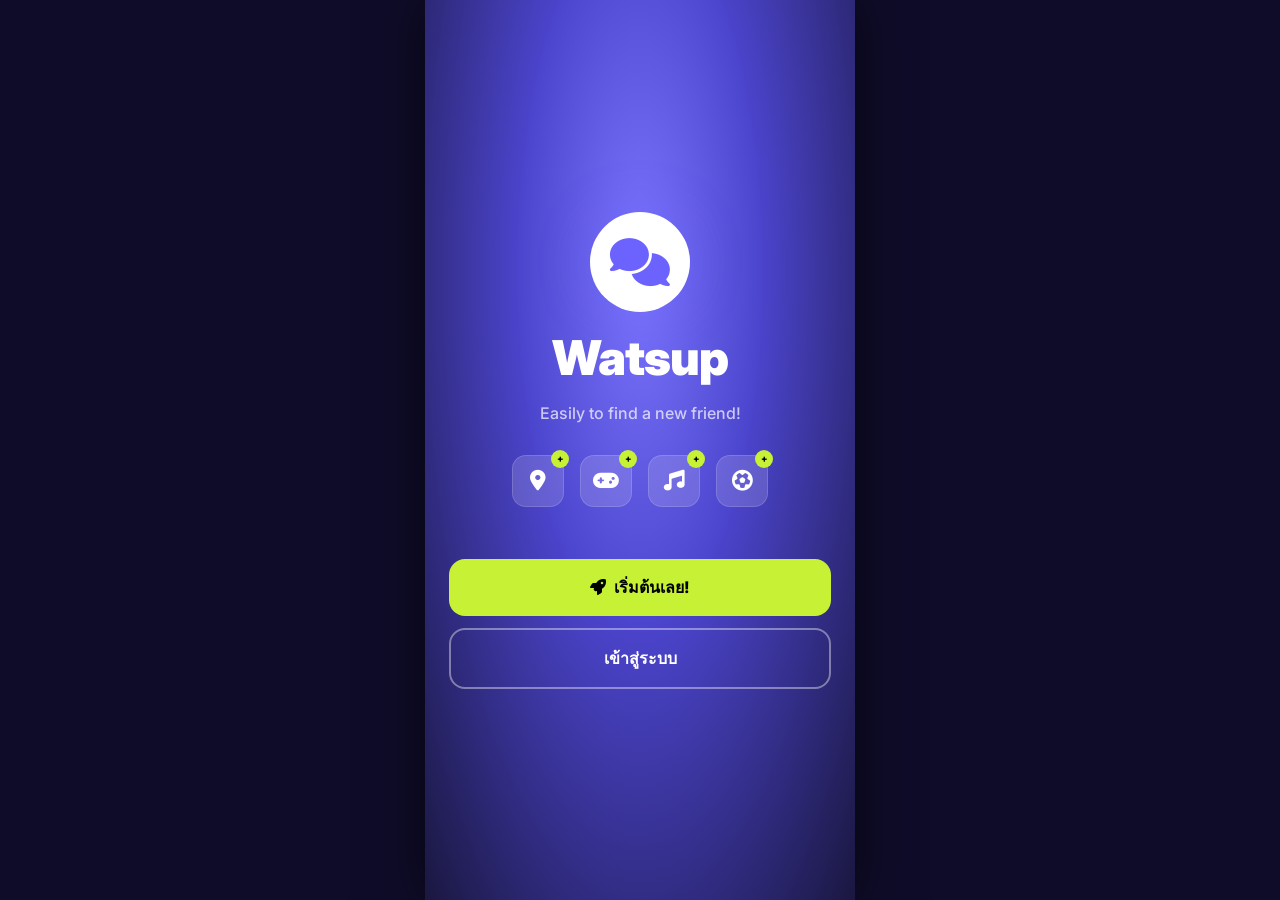
<file: index.html>
<!DOCTYPE html>
<html lang="th">
<head>
  <meta charset="UTF-8" />
  <meta name="viewport" content="width=device-width, initial-scale=1.0, maximum-scale=1.0, user-scalable=no" />
  <title>Watsup – Easily to find a new friend!</title>
  <link rel="preconnect" href="https://fonts.googleapis.com" />
  <link rel="preconnect" href="https://fonts.gstatic.com" crossorigin />
  <link href="https://fonts.googleapis.com/css2?family=Inter:wght@400;500;600;700;800;900&display=swap" rel="stylesheet" />
  <link rel="stylesheet" href="https://cdnjs.cloudflare.com/ajax/libs/font-awesome/6.5.0/css/all.min.css" />
  <link rel="stylesheet" href="css/style.css" />
</head>
<body>
<div id="app">
  <div class="splash-container">
    <div style="display:flex;flex-direction:column;align-items:center;gap:16px;text-align:center;">
      <div class="splash-logo-large">
        <i class="fa-solid fa-comments"></i>
      </div>
      <div class="splash-title">Watsup</div>
      <div class="splash-tagline">Easily to find a new friend!</div>
    </div>

    <div class="splash-icons-row">
      <div class="splash-icon-badge">
        <i class="fa-solid fa-location-dot"></i>
        <div class="plus-dot">+</div>
      </div>
      <div class="splash-icon-badge">
        <i class="fa-solid fa-gamepad"></i>
        <div class="plus-dot">+</div>
      </div>
      <div class="splash-icon-badge">
        <i class="fa-solid fa-music"></i>
        <div class="plus-dot">+</div>
      </div>
      <div class="splash-icon-badge">
        <i class="fa-solid fa-futbol"></i>
        <div class="plus-dot">+</div>
      </div>
    </div>

    <div style="width:100%;display:flex;flex-direction:column;gap:12px;margin-top:20px;">
      <a href="login.html" class="btn-primary">
        <i class="fa-solid fa-rocket"></i> เริ่มต้นเลย!
      </a>
      <a href="login.html" class="btn-ghost">
        เข้าสู่ระบบ
      </a>
    </div>
  </div>
</div>
</body>
</html>
</file>
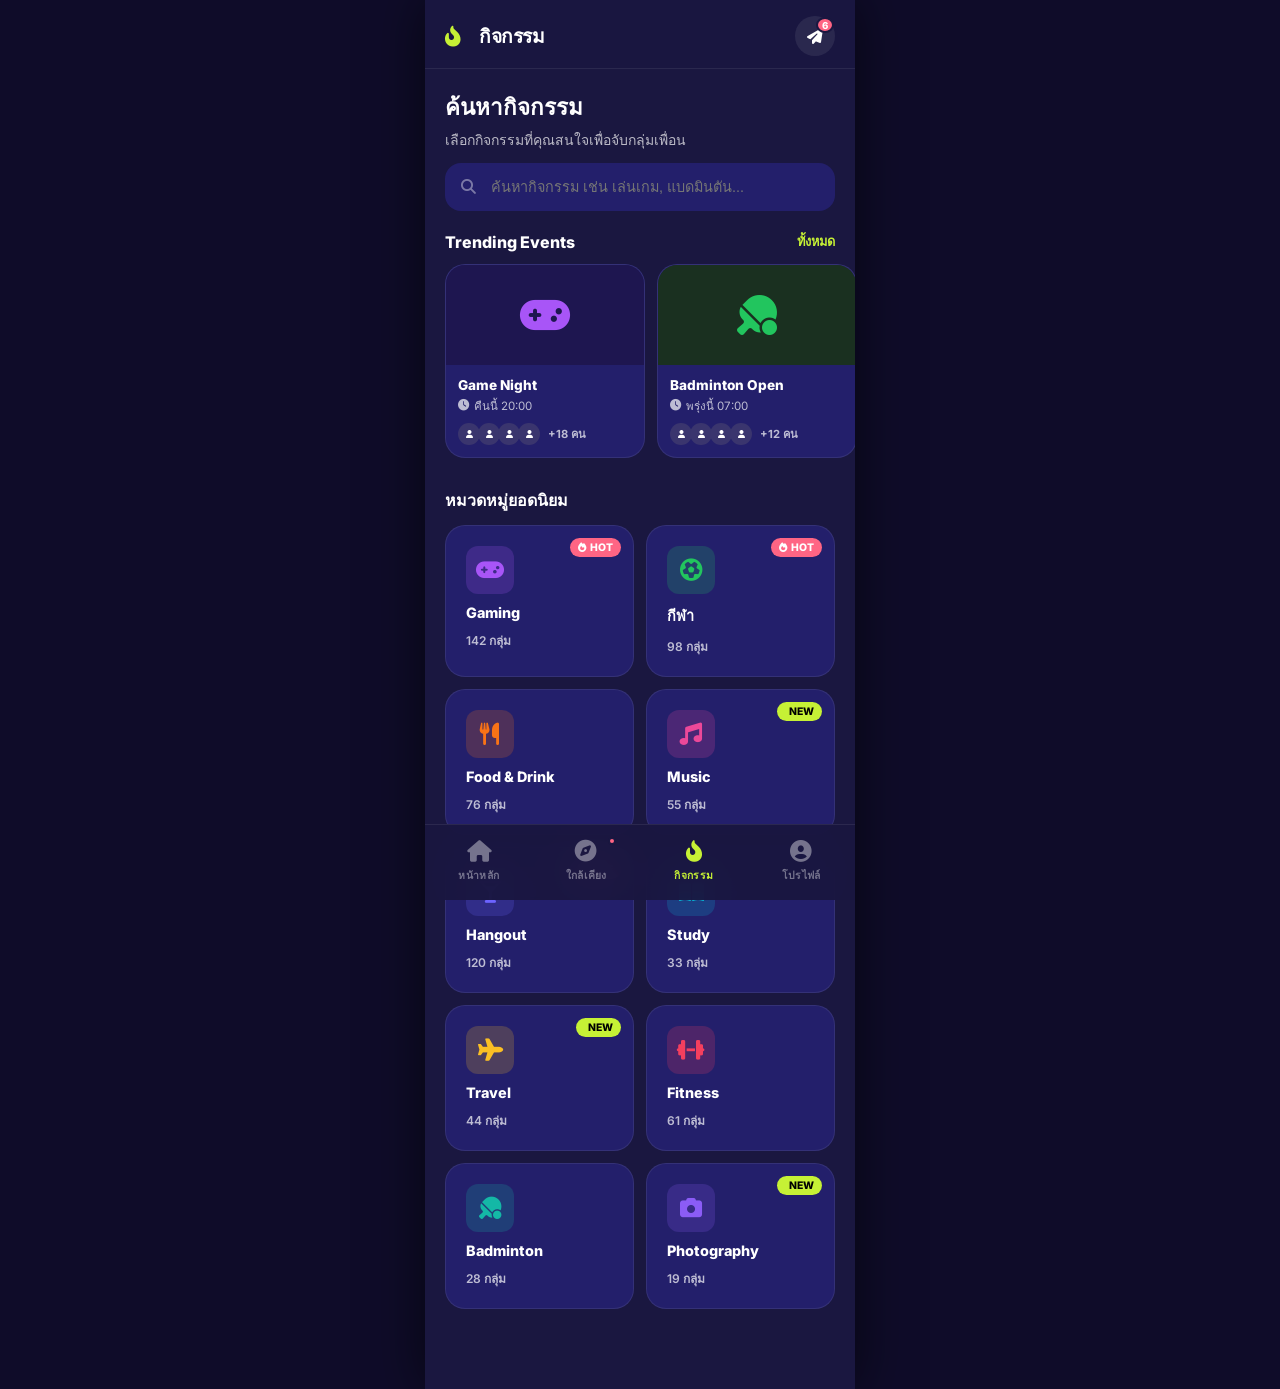
<file: activities.html>
<!DOCTYPE html>
<html lang="th">
<head>
  <meta charset="UTF-8" />
  <meta name="viewport" content="width=device-width, initial-scale=1.0, maximum-scale=1.0, user-scalable=no" />
  <title>หมวดหมู่กิจกรรม – Watsup</title>
  <link rel="preconnect" href="https://fonts.googleapis.com" />
  <link rel="preconnect" href="https://fonts.gstatic.com" crossorigin />
  <link href="https://fonts.googleapis.com/css2?family=Inter:wght@400;500;600;700;800;900&display=swap" rel="stylesheet" />
  <link rel="stylesheet" href="https://cdnjs.cloudflare.com/ajax/libs/font-awesome/6.5.0/css/all.min.css" />
  <link rel="stylesheet" href="css/style.css" />
</head>
<body>
<div id="app" style="padding-bottom:80px;">

  <!-- Top Bar -->
  <header class="top-bar">
    <div class="top-bar-logo">
      <i class="fa-solid fa-fire-flame-curved" style="font-size:1.3rem;color:var(--lime);"></i>
      <span style="font-size:1.2rem;font-weight:900;margin-left:8px;">กิจกรรม</span>
    </div>
    <div class="top-bar-actions">
      <a href="chat.html" class="icon-btn">
        <i class="fa-solid fa-paper-plane"></i>
        <div class="badge">6</div>
      </a>
    </div>
  </header>

  <div class="radar-header">
    <h2>ค้นหากิจกรรม</h2>
    <p>เลือกกิจกรรมที่คุณสนใจเพื่อจับกลุ่มเพื่อน</p>
  </div>

  <div class="search-bar">
    <i class="fa-solid fa-magnifying-glass"></i>
    <input type="text" placeholder="ค้นหากิจกรรม เช่น เล่นเกม, แบดมินตัน..." oninput="filterActivities(this.value)" />
  </div>

  <!-- Trending Events -->
  <div class="section-title">
    <h3>Trending Events</h3>
    <a href="#" style="color:var(--lime);font-size:0.8rem;font-weight:700;" onclick="showToast('แสดงกิจกรรมทั้งหมด')">ทั้งหมด</a>
  </div>

  <div class="events-row" id="events-row"></div>

  <!-- Category Grid -->
  <div class="section-title" style="margin-top:10px;">
    <h3>หมวดหมู่ยอดนิยม</h3>
  </div>

  <div class="cat-grid" id="cat-grid"></div>

  <!-- Bottom Navigation -->
  <nav class="bottom-nav">
    <a href="feed.html" class="nav-item">
      <i class="fa-solid fa-house"></i>
      <span>หน้าหลัก</span>
    </a>
    <a href="radar.html" class="nav-item">
      <i class="fa-solid fa-compass"></i>
      <span>ใกล้เคียง</span>
      <div class="nav-dot"></div>
    </a>
    <a href="activities.html" class="nav-item active">
      <i class="fa-solid fa-fire-flame-curved"></i>
      <span>กิจกรรม</span>
    </a>
    <a href="profile.html" class="nav-item">
      <i class="fa-solid fa-circle-user"></i>
      <span>โปรไฟล์</span>
    </a>
  </nav>

</div>

<script src="js/data.js"></script>
<script>
let selectedCats = [];

function renderActivities() {
  const evRow = document.getElementById('events-row');
  evRow.innerHTML = TRENDING_EVENTS.map(e => `
    <div class="event-card" onclick="showToast('เข้าร่วมอีเวนต์: ${e.name}')">
      <div class="event-img" style="background:${e.bg};">
        <i class="fa-solid ${e.icon}" style="font-size:2.5rem;color:${e.iconColor};"></i>
      </div>
      <div class="event-info">
        <div class="event-name">${e.name}</div>
        <div class="event-meta"><i class="fa-solid fa-clock"></i> ${e.when}</div>
        <div class="event-attendees">
          ${[...Array(Math.min(e.count, 4))].map(() =>
            `<div class="attendee-pip" style="background:var(--purple-mid);"><i class="fa-solid fa-user" style="font-size:.5rem;"></i></div>`
          ).join('')}
          <span class="attendee-count">+${e.count} คน</span>
        </div>
      </div>
    </div>
  `).join('');

  renderCatGrid(ACTIVITIES);
}

function renderCatGrid(cats) {
  const grid = document.getElementById('cat-grid');
  grid.innerHTML = cats.map(c => `
    <div class="cat-card ${selectedCats.includes(c.id) ? 'selected' : ''}"
         style="--cat-color:${c.color}"
         onclick="toggleCat('${c.id}', this)">
      ${c.badge ? `<div class="cat-badge ${c.badge==='hot'?'badge-hot':'badge-new'}">
        <i class="fa-solid ${c.badge==='hot'?'fa-fire':'fa-sparkles'}" style="font-size:.6rem;"></i>
        ${c.badge.toUpperCase()}</div>` : ''}
      <div class="cat-icon-wrap" style="background:${c.bg}; color:${c.color}">
        <i class="fa-solid ${c.icon}"></i>
      </div>
      <div class="cat-name">${c.label}</div>
      <div class="cat-count">${c.count} กลุ่ม</div>
    </div>
  `).join('');
}

function toggleCat(id, el) {
  const idx = selectedCats.indexOf(id);
  if (idx >= 0) selectedCats.splice(idx, 1);
  else selectedCats.push(id);
  el.classList.toggle('selected');
  const c = ACTIVITIES.find(a => a.id === id);
  showToast(selectedCats.includes(id) ? `เลือกหมวดหมู่ ${c.label}` : `ยกเลิก ${c.label}`);
}

function filterActivities(q) {
  const filtered = ACTIVITIES.filter(a =>
    a.label.toLowerCase().includes(q.toLowerCase()) ||
    a.id.includes(q.toLowerCase())
  );
  renderCatGrid(filtered);
}

document.addEventListener('DOMContentLoaded', renderActivities);
</script>
</body>
</html>
</file>
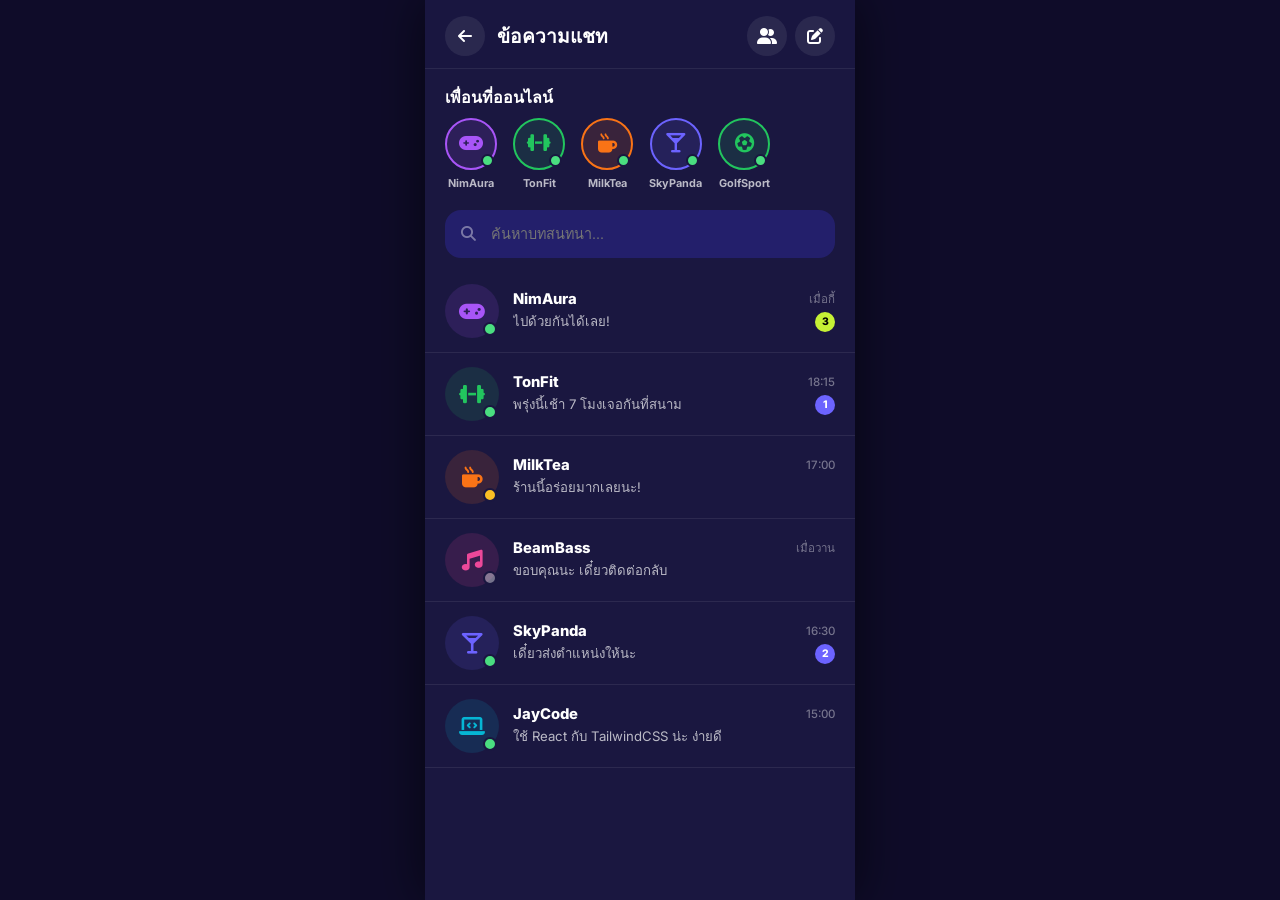
<file: chat.html>
<!DOCTYPE html>
<html lang="th">
<head>
  <meta charset="UTF-8" />
  <meta name="viewport" content="width=device-width, initial-scale=1.0, maximum-scale=1.0, user-scalable=no" />
  <title>ข้อความแชท – Watsup</title>
  <link rel="preconnect" href="https://fonts.googleapis.com" />
  <link rel="preconnect" href="https://fonts.gstatic.com" crossorigin />
  <link href="https://fonts.googleapis.com/css2?family=Inter:wght@400;500;600;700;800;900&display=swap" rel="stylesheet" />
  <link rel="stylesheet" href="https://cdnjs.cloudflare.com/ajax/libs/font-awesome/6.5.0/css/all.min.css" />
  <link rel="stylesheet" href="css/style.css" />
</head>
<body>
<div id="app" style="padding-bottom:20px;">

  <!-- Top Bar -->
  <header class="top-bar">
    <div style="display:flex;align-items:center;gap:12px;">
      <a href="feed.html" class="icon-btn">
        <i class="fa-solid fa-arrow-left"></i>
      </a>
      <span style="font-size:1.2rem;font-weight:900;">ข้อความแชท</span>
    </div>
    <div class="top-bar-actions">
      <button class="icon-btn" onclick="showToast('สร้างกลุ่มสนทนาใหม่')">
        <i class="fa-solid fa-user-group"></i>
      </button>
      <button class="icon-btn" onclick="showToast('เริ่มแชทใหม่')">
        <i class="fa-solid fa-pen-to-square"></i>
      </button>
    </div>
  </header>

  <!-- Online Friends Row -->
  <div class="section-title" style="padding:16px 20px 8px;">
    <h3>เพื่อนที่ออนไลน์</h3>
  </div>
  <div class="online-scroll" id="online-scroll"></div>

  <!-- Search -->
  <div class="search-bar" style="margin-bottom:12px;">
    <i class="fa-solid fa-magnifying-glass"></i>
    <input type="text" placeholder="ค้นหาบทสนทนา..." oninput="filterChats(this.value)" />
  </div>

  <!-- Chat List -->
  <div class="chat-list" id="chat-list"></div>

</div>

<script src="js/data.js"></script>
<script>
function renderChatList(chats) {
  const onlineScroll = document.getElementById('online-scroll');
  const onlineFriends = NEARBY_FRIENDS.filter(f => f.status === 'online');

  onlineScroll.innerHTML = onlineFriends.map((f, idx) => `
    <a href="conversation.html?id=${idx+1}" class="online-friend">
      <div class="online-friend-avatar" style="background:${f.color}22;border-color:${f.color}">
        <i class="fa-solid ${f.icon}" style="font-size:1.2rem;color:${f.color}"></i>
        <div class="dot"></div>
      </div>
      <div class="online-friend-name">${f.name}</div>
    </a>
  `).join('');

  const list = document.getElementById('chat-list');
  const data = chats || CHAT_LIST_DATA;

  list.innerHTML = data.map(c => `
    <a href="conversation.html?id=${c.id}" class="chat-item">
      <div class="chat-avatar" style="background:${c.color}22">
        <i class="fa-solid ${c.icon}" style="font-size:1.3rem;color:${c.color}"></i>
        <div class="status-dot ${c.status==='online'?'dot-green':c.status==='away'?'dot-yellow':'dot-gray'}"></div>
      </div>
      <div class="chat-info">
        <div class="chat-top-row">
          <div class="chat-name">${c.name}</div>
          <div class="chat-time">${c.time}</div>
        </div>
        <div style="display:flex;align-items:center;justify-content:space-between;gap:8px;">
          <div class="chat-last-msg">${c.lastMsg}</div>
          ${c.unread > 0 ? `<div class="unread-badge ${c.unread > 2 ? 'lime-badge' : ''}">${c.unread}</div>` : ''}
        </div>
      </div>
    </a>
  `).join('');
}

function filterChats(q) {
  const filtered = CHAT_LIST_DATA.filter(c =>
    c.name.toLowerCase().includes(q.toLowerCase()) ||
    c.lastMsg.toLowerCase().includes(q.toLowerCase())
  );
  renderChatList(filtered);
}

document.addEventListener('DOMContentLoaded', () => renderChatList());
</script>
</body>
</html>
</file>
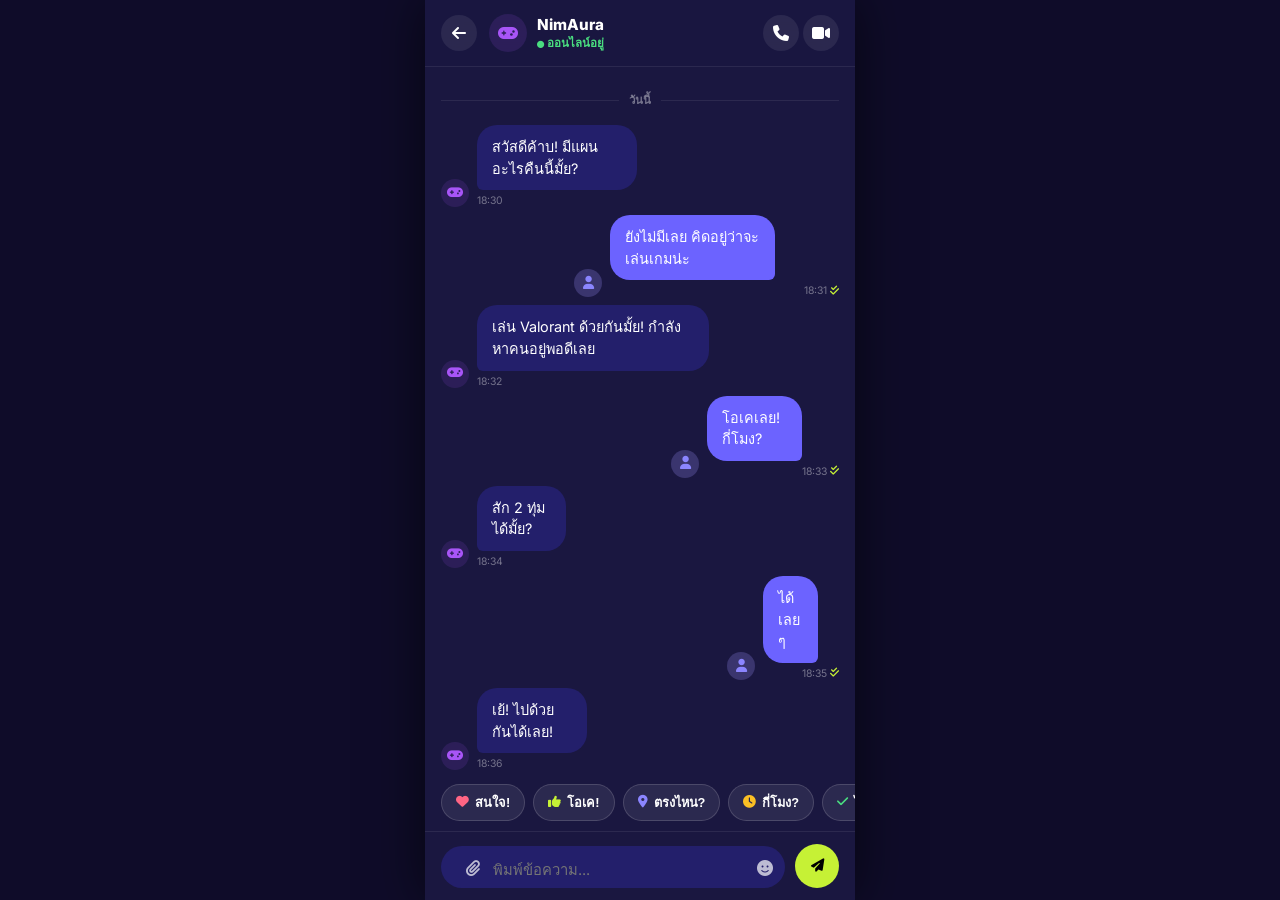
<file: conversation.html>
<!DOCTYPE html>
<html lang="th">
<head>
  <meta charset="UTF-8" />
  <meta name="viewport" content="width=device-width, initial-scale=1.0, maximum-scale=1.0, user-scalable=no" />
  <title>สนทนา – Watsup</title>
  <link rel="preconnect" href="https://fonts.googleapis.com" />
  <link rel="preconnect" href="https://fonts.gstatic.com" crossorigin />
  <link href="https://fonts.googleapis.com/css2?family=Inter:wght@400;500;600;700;800;900&display=swap" rel="stylesheet" />
  <link rel="stylesheet" href="https://cdnjs.cloudflare.com/ajax/libs/font-awesome/6.5.0/css/all.min.css" />
  <link rel="stylesheet" href="css/style.css" />
</head>
<body>
<div id="app" style="height:100dvh;display:flex;flex-direction:column;overflow:hidden;">

  <!-- Conversation Top Bar -->
  <header class="convo-top-bar">
    <a href="chat.html" class="icon-btn" style="width:36px;height:36px;">
      <i class="fa-solid fa-arrow-left"></i>
    </a>
    <div style="display:flex;align-items:center;gap:10px;flex:1;">
      <div class="convo-avatar" id="convo-avatar">
        <i class="fa-solid fa-user" id="convo-user-icon"></i>
        <div class="status-dot dot-green" id="convo-status-dot"></div>
      </div>
      <div>
        <div style="font-size:0.95rem;font-weight:800;" id="convo-name">NimAura</div>
        <div style="font-size:0.72rem;color:var(--success);font-weight:600;" id="convo-status">
          <i class="fa-solid fa-circle" style="font-size:0.45rem;"></i> ออนไลน์อยู่
        </div>
      </div>
    </div>
    <div style="display:flex;gap:4px;">
      <button class="icon-btn" style="width:36px;height:36px;" onclick="showToast('กำลังโทรด้วยเสียง...')">
        <i class="fa-solid fa-phone"></i>
      </button>
      <button class="icon-btn" style="width:36px;height:36px;" onclick="showToast('กำลังโทรแบบวิดีโอคอล...')">
        <i class="fa-solid fa-video"></i>
      </button>
    </div>
  </header>

  <!-- Messages History -->
  <main class="messages-area" id="messages-area"></main>

  <!-- Quick Reactions -->
  <div class="quick-reactions">
    <button class="quick-react-btn" onclick="sendQuickReact('สนใจเลย!')">
      <i class="fa-solid fa-heart" style="color:var(--danger);"></i> สนใจ!
    </button>
    <button class="quick-react-btn" onclick="sendQuickReact('โอเคเลย!')">
      <i class="fa-solid fa-thumbs-up" style="color:var(--lime);"></i> โอเค!
    </button>
    <button class="quick-react-btn" onclick="sendQuickReact('อยู่ตรงไหน?')">
      <i class="fa-solid fa-location-dot" style="color:var(--purple-light);"></i> ตรงไหน?
    </button>
    <button class="quick-react-btn" onclick="sendQuickReact('กี่โมง?')">
      <i class="fa-solid fa-clock" style="color:#FBBF24;"></i> กี่โมง?
    </button>
    <button class="quick-react-btn" onclick="sendQuickReact('ได้เลย!')">
      <i class="fa-solid fa-check" style="color:var(--success);"></i> ได้เลย!
    </button>
  </div>

  <!-- Chat Input Bar -->
  <footer class="chat-input-bar">
    <div class="chat-input-wrap">
      <button type="button" class="icon-btn" style="width:32px;height:32px;background:none;" onclick="showToast('แนบรูปภาพหรือพิกัด')">
        <i class="fa-solid fa-paperclip" style="color:var(--white-70);"></i>
      </button>
      <textarea class="chat-input-field" id="chat-input" placeholder="พิมพ์ข้อความ..." rows="1" onkeydown="handleKey(event)"></textarea>
      <button type="button" class="icon-btn" style="width:32px;height:32px;background:none;" onclick="showToast('สติ๊กเกอร์')">
        <i class="fa-solid fa-face-smile" style="color:var(--white-70);"></i>
      </button>
    </div>
    <button class="send-btn" onclick="sendMessage()">
      <i class="fa-solid fa-paper-plane"></i>
    </button>
  </footer>

</div>

<script src="js/data.js"></script>
<script>
const urlParams = new URLSearchParams(window.location.search);
const chatId = parseInt(urlParams.get('id')) || 1;
const currentConvo = CHAT_LIST_DATA.find(c => c.id === chatId) || CHAT_LIST_DATA[0];

function loadConversation() {
  document.getElementById('convo-name').textContent = currentConvo.name;
  const avatarBox = document.getElementById('convo-avatar');
  avatarBox.style.background = currentConvo.color + '22';
  document.getElementById('convo-user-icon').className = `fa-solid ${currentConvo.icon}`;
  document.getElementById('convo-user-icon').style.color = currentConvo.color;

  const dot = document.getElementById('convo-status-dot');
  dot.className = `status-dot ${currentConvo.status === 'online' ? 'dot-green' : currentConvo.status === 'away' ? 'dot-yellow' : 'dot-gray'}`;

  document.getElementById('convo-status').innerHTML = currentConvo.status === 'online'
    ? '<i class="fa-solid fa-circle" style="font-size:0.45rem;"></i> ออนไลน์อยู่'
    : '<span style="color:var(--white-40);">ออฟไลน์</span>';

  renderMessages();
}

function renderMessages() {
  const area = document.getElementById('messages-area');
  area.innerHTML = '<div class="msg-date-label">วันนี้</div>' + currentConvo.messages.map(m => {
    const isMe = m.from === 'me';
    return `
      <div class="msg-row ${isMe ? 'me' : ''}">
        ${!isMe ? `<div class="msg-bubble-avatar" style="background:${currentConvo.color}22">
          <i class="fa-solid ${currentConvo.icon}" style="font-size:.8rem;color:${currentConvo.color}"></i>
        </div>` : ''}
        <div>
          <div class="msg-bubble">${m.text}</div>
          <div class="msg-time">
            ${m.time}
            ${isMe ? '<i class="fa-solid fa-check-double" style="color:var(--lime);"></i>' : ''}
          </div>
        </div>
        ${isMe ? `<div class="msg-bubble-avatar" style="background:var(--purple-mid)">
          <i class="fa-solid fa-user" style="font-size:.8rem;color:var(--purple-light)"></i>
        </div>` : ''}
      </div>
    `;
  }).join('');
  area.scrollTop = area.scrollHeight;
}

function sendMessage(text) {
  const input = document.getElementById('chat-input');
  const val = text || input.value.trim();
  if (!val) return;

  const now = new Date();
  const timeStr = `${now.getHours()}:${String(now.getMinutes()).padStart(2, '0')}`;

  currentConvo.messages.push({ from: 'me', text: val, time: timeStr });
  currentConvo.lastMsg = val;
  input.value = '';
  renderMessages();

  // Simulate automatic friend reply
  setTimeout(() => {
    const replies = ['โอเคเลย!', 'เจอกันนะ!', 'กำลังไปเลย!', 'รับทราบครับ', 'ดีเลยยย'];
    const reply = replies[Math.floor(Math.random() * replies.length)];
    const replyNow = new Date();
    const replyTime = `${replyNow.getHours()}:${String(replyNow.getMinutes()).padStart(2, '0')}`;

    currentConvo.messages.push({ from: 'them', text: reply, time: replyTime });
    currentConvo.lastMsg = reply;
    renderMessages();
  }, 1200);
}

function sendQuickReact(text) {
  sendMessage(text);
}

function handleKey(e) {
  if (e.key === 'Enter' && !e.shiftKey) {
    e.preventDefault();
    sendMessage();
  }
}

document.addEventListener('DOMContentLoaded', loadConversation);
</script>
</body>
</html>
</file>
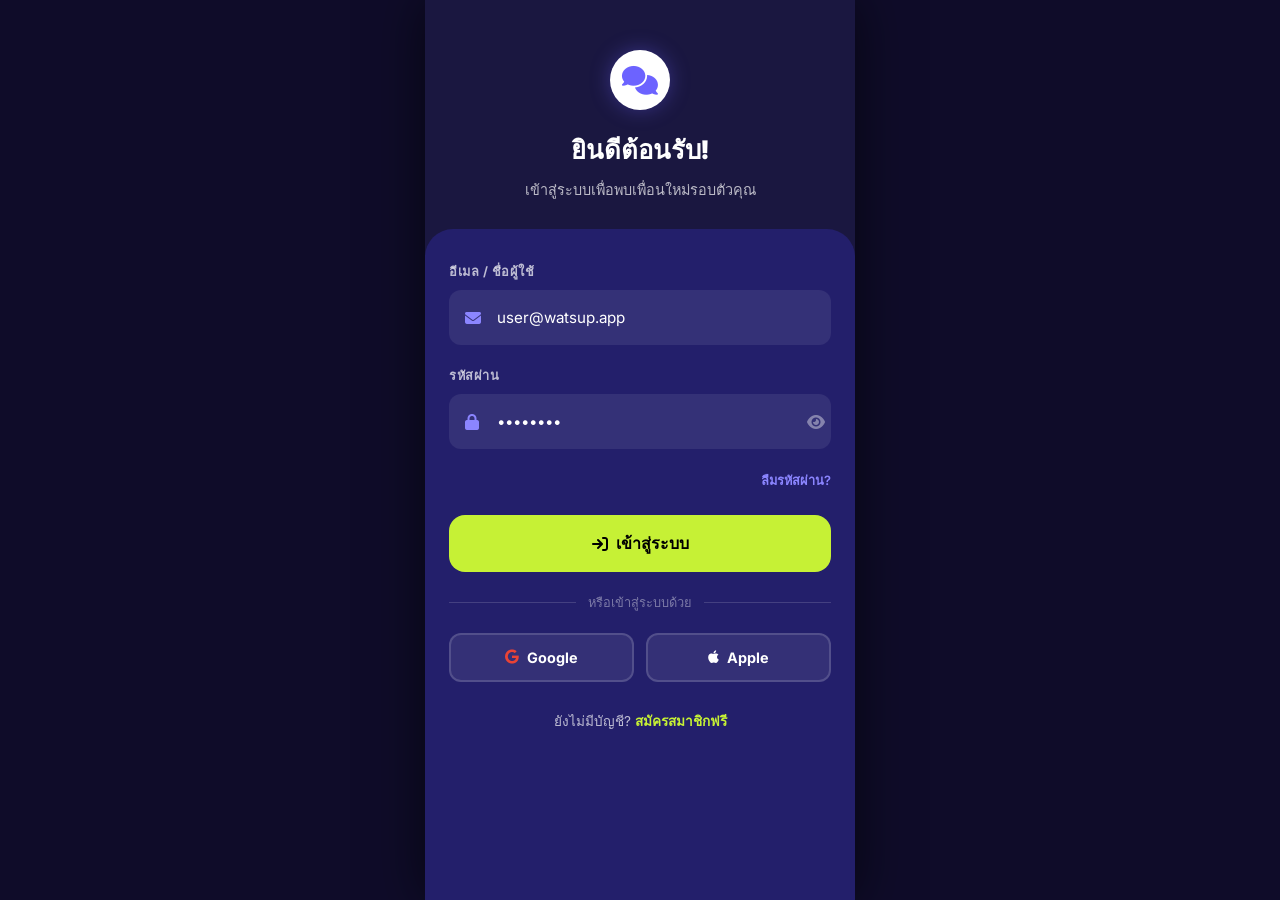
<file: login.html>
<!DOCTYPE html>
<html lang="th">
<head>
  <meta charset="UTF-8" />
  <meta name="viewport" content="width=device-width, initial-scale=1.0, maximum-scale=1.0, user-scalable=no" />
  <title>เข้าสู่ระบบ – Watsup</title>
  <link rel="preconnect" href="https://fonts.googleapis.com" />
  <link rel="preconnect" href="https://fonts.gstatic.com" crossorigin />
  <link href="https://fonts.googleapis.com/css2?family=Inter:wght@400;500;600;700;800;900&display=swap" rel="stylesheet" />
  <link rel="stylesheet" href="https://cdnjs.cloudflare.com/ajax/libs/font-awesome/6.5.0/css/all.min.css" />
  <link rel="stylesheet" href="css/style.css" />
</head>
<body>
<div id="app">
  <div class="login-header">
    <div class="logo-icon" style="width:60px;height:60px;">
      <i class="fa-solid fa-comments" style="font-size:1.8rem;"></i>
    </div>
    <h1 style="margin-top:12px;">ยินดีต้อนรับ!</h1>
    <p>เข้าสู่ระบบเพื่อพบเพื่อนใหม่รอบตัวคุณ</p>
  </div>

  <div class="login-body">
    <div class="input-group">
      <label>อีเมล / ชื่อผู้ใช้</label>
      <div class="input-wrap">
        <i class="fa-solid fa-envelope"></i>
        <input type="email" placeholder="name@domain.com" id="login-email" value="user@watsup.app" />
      </div>
    </div>

    <div class="input-group">
      <label>รหัสผ่าน</label>
      <div class="input-wrap">
        <i class="fa-solid fa-lock"></i>
        <input type="password" placeholder="••••••••" id="login-pw" value="12345678" />
        <button type="button" class="icon-btn" style="position:absolute;right:8px;background:none;width:32px;height:32px;" onclick="togglePw()">
          <i class="fa-solid fa-eye" id="pw-eye" style="color:var(--white-40);"></i>
        </button>
      </div>
    </div>

    <div style="text-align:right;">
      <a href="#" style="font-size:0.8rem;color:var(--purple-light);font-weight:600;" onclick="showToast('รีเซ็ตรหัสผ่านส่งไปยังอีเมลแล้ว')">ลืมรหัสผ่าน?</a>
    </div>

    <a href="feed.html" class="btn-primary" style="margin-top:4px;">
      <i class="fa-solid fa-arrow-right-to-bracket"></i> เข้าสู่ระบบ
    </a>

    <div class="divider">หรือเข้าสู่ระบบด้วย</div>

    <div class="social-login">
      <a href="feed.html" class="social-btn">
        <i class="fa-brands fa-google" style="color:#EA4335"></i> Google
      </a>
      <a href="feed.html" class="social-btn">
        <i class="fa-brands fa-apple" style="color:#fff"></i> Apple
      </a>
    </div>

    <div style="text-align:center;font-size:0.85rem;color:var(--white-70);margin-top:8px;">
      ยังไม่มีบัญชี? <a href="feed.html" style="color:var(--lime);font-weight:700;">สมัครสมาชิกฟรี</a>
    </div>
  </div>
</div>

<script src="js/data.js"></script>
<script>
function togglePw() {
  const pw = document.getElementById('login-pw');
  const eye = document.getElementById('pw-eye');
  if (pw.type === 'password') {
    pw.type = 'text';
    eye.className = 'fa-solid fa-eye-slash';
  } else {
    pw.type = 'password';
    eye.className = 'fa-solid fa-eye';
  }
}
</script>
</body>
</html>
</file>
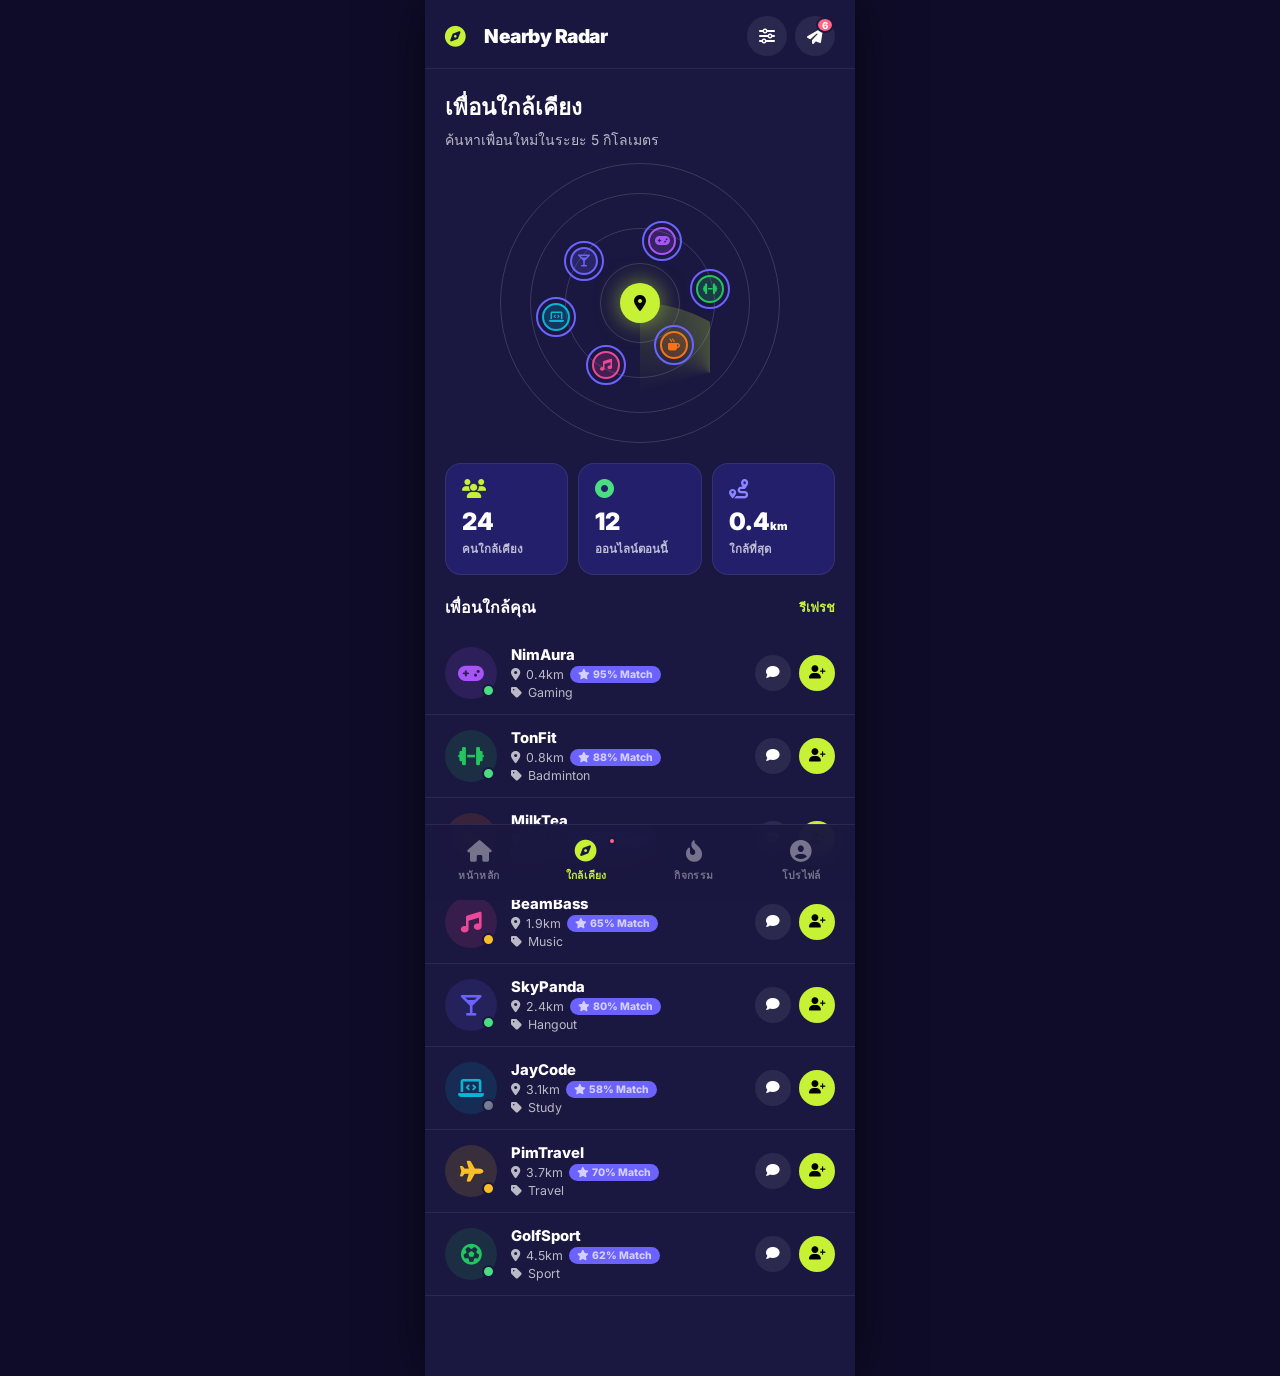
<file: radar.html>
<!DOCTYPE html>
<html lang="th">
<head>
  <meta charset="UTF-8" />
  <meta name="viewport" content="width=device-width, initial-scale=1.0, maximum-scale=1.0, user-scalable=no" />
  <title>Nearby Friends Radar – Watsup</title>
  <link rel="preconnect" href="https://fonts.googleapis.com" />
  <link rel="preconnect" href="https://fonts.gstatic.com" crossorigin />
  <link href="https://fonts.googleapis.com/css2?family=Inter:wght@400;500;600;700;800;900&display=swap" rel="stylesheet" />
  <link rel="stylesheet" href="https://cdnjs.cloudflare.com/ajax/libs/font-awesome/6.5.0/css/all.min.css" />
  <link rel="stylesheet" href="css/style.css" />
</head>
<body>
<div id="app" style="padding-bottom:80px;">

  <!-- Top Bar -->
  <header class="top-bar">
    <div class="top-bar-logo">
      <i class="fa-solid fa-compass" style="font-size:1.3rem;color:var(--lime);"></i>
      <span style="font-size:1.2rem;font-weight:900;margin-left:8px;">Nearby Radar</span>
    </div>
    <div class="top-bar-actions">
      <button class="icon-btn" onclick="showToast('ปรับระยะค้นหา')">
        <i class="fa-solid fa-sliders"></i>
      </button>
      <a href="chat.html" class="icon-btn">
        <i class="fa-solid fa-paper-plane"></i>
        <div class="badge">6</div>
      </a>
    </div>
  </header>

  <div class="radar-header">
    <h2>เพื่อนใกล้เคียง</h2>
    <p>ค้นหาเพื่อนใหม่ในระยะ 5 กิโลเมตร</p>
  </div>

  <!-- Radar Animation Screen -->
  <div class="radar-viz-wrap">
    <div class="radar-container" id="radar-container">
      <div class="radar-ring"></div>
      <div class="radar-ring"></div>
      <div class="radar-ring"></div>
      <div class="radar-ring"></div>
      <div class="radar-sweep"></div>
      <div class="radar-center">
        <i class="fa-solid fa-location-dot"></i>
      </div>
      <!-- Pings will be injected via JS -->
    </div>
  </div>

  <!-- Radar Statistics -->
  <div class="radar-stats">
    <div class="radar-stat-card">
      <i class="fa-solid fa-users"></i>
      <div class="stat-num">24</div>
      <div class="stat-desc">คนใกล้เคียง</div>
    </div>
    <div class="radar-stat-card">
      <i class="fa-solid fa-circle-dot" style="color:var(--success);"></i>
      <div class="stat-num">12</div>
      <div class="stat-desc">ออนไลน์ตอนนี้</div>
    </div>
    <div class="radar-stat-card">
      <i class="fa-solid fa-route" style="color:var(--purple-light);"></i>
      <div class="stat-num">0.4<small style="font-size:.7rem;">km</small></div>
      <div class="stat-desc">ใกล้ที่สุด</div>
    </div>
  </div>

  <!-- Nearby Friends List -->
  <div class="section-title">
    <h3>เพื่อนใกล้คุณ</h3>
    <a href="#" style="color:var(--lime);font-size:0.8rem;font-weight:700;" onclick="showToast('รีเฟรชตำแหน่งแล้ว')">รีเฟรช</a>
  </div>

  <div class="nearby-list" id="nearby-list"></div>

  <!-- Bottom Navigation -->
  <nav class="bottom-nav">
    <a href="feed.html" class="nav-item">
      <i class="fa-solid fa-house"></i>
      <span>หน้าหลัก</span>
    </a>
    <a href="radar.html" class="nav-item active">
      <i class="fa-solid fa-compass"></i>
      <span>ใกล้เคียง</span>
      <div class="nav-dot"></div>
    </a>
    <a href="activities.html" class="nav-item">
      <i class="fa-solid fa-fire-flame-curved"></i>
      <span>กิจกรรม</span>
    </a>
    <a href="profile.html" class="nav-item">
      <i class="fa-solid fa-circle-user"></i>
      <span>โปรไฟล์</span>
    </a>
  </nav>

</div>

<script src="js/data.js"></script>
<script>
function renderRadar() {
  const container = document.getElementById('radar-container');
  const pings = [
    { top:'28%', left:'58%', idx:0 },
    { top:'45%', left:'75%', idx:1 },
    { top:'65%', left:'62%', idx:2 },
    { top:'72%', left:'38%', idx:3 },
    { top:'35%', left:'30%', idx:4 },
    { top:'55%', left:'20%', idx:5 },
  ];

  pings.forEach((p, i) => {
    const friend = NEARBY_FRIENDS[i];
    const div = document.createElement('div');
    div.className = 'radar-ping';
    div.style.top  = p.top;
    div.style.left = p.left;
    div.innerHTML = `
      <div class="radar-ping-dot" style="background:${friend?.color||'var(--purple-primary)'}33;border-color:${friend?.color||'var(--purple-primary)'}"
           onclick="showToast('${friend?.name || 'User'} · ${friend?.dist || ''}')">
        <i class="fa-solid ${friend?.icon||'fa-user'}" style="font-size:.75rem;color:${friend?.color||'var(--white)'}"></i>
      </div>
      <div class="radar-ping-pulse"></div>
    `;
    container.appendChild(div);
  });

  const list = document.getElementById('nearby-list');
  list.innerHTML = NEARBY_FRIENDS.map((f, index) => `
    <div class="nearby-card">
      <div class="nearby-avatar" style="background:${f.color}22">
        <i class="fa-solid ${f.icon}" style="font-size:1.3rem;color:${f.color}"></i>
        <div class="nearby-online-dot ${f.status==='online'?'dot-green':f.status==='away'?'dot-yellow':'dot-gray'}"></div>
      </div>
      <div class="nearby-info">
        <div class="nearby-name">${f.name}</div>
        <div class="nearby-sub">
          <i class="fa-solid fa-location-dot"></i> ${f.dist}
          <span class="distance-tag"><i class="fa-solid fa-star"></i> ${f.match}% Match</span>
        </div>
        <div class="nearby-sub" style="margin-top:2px;">
          <i class="fa-solid fa-tag"></i> ${f.activity}
        </div>
      </div>
      <div class="nearby-actions">
        <a href="conversation.html?id=${index + 1}" class="nearby-action-btn msg">
          <i class="fa-solid fa-comment"></i>
        </a>
        <button class="nearby-action-btn add" onclick="showToast('ส่งคำขอเป็นเพื่อนถึง ${f.name} แล้ว!')">
          <i class="fa-solid fa-user-plus"></i>
        </button>
      </div>
    </div>
  `).join('');
}

document.addEventListener('DOMContentLoaded', renderRadar);
</script>
</body>
</html>
</file>
<file: css/style.css>
/* ═══════════════════════════════════════════
   ROOT & RESET
═══════════════════════════════════════════ */
:root {
  --purple-primary: #6C63FF;
  --purple-dark:    #4B44CC;
  --purple-deep:    #2E2A80;
  --purple-bg:      #1A1740;
  --purple-card:    #231F6B;
  --purple-mid:     #3A356E;
  --purple-light:   #8B85FF;
  --purple-glow:    rgba(108,99,255,.35);
  --lime:           #C6F135;
  --lime-dark:      #A8D020;
  --white:          #FFFFFF;
  --white-70:       rgba(255,255,255,.70);
  --white-40:       rgba(255,255,255,.40);
  --white-15:       rgba(255,255,255,.15);
  --white-08:       rgba(255,255,255,.08);
  --danger:         #FF6584;
  --success:        #4ADE80;
  --radius-xl:      20px;
  --radius-lg:      16px;
  --radius-md:      12px;
  --radius-sm:      8px;
  --transition:     .25s cubic-bezier(.4,0,.2,1);
}

*, *::before, *::after { box-sizing: border-box; margin: 0; padding: 0; }

html { font-size: 16px; scroll-behavior: smooth; }

body {
  font-family: 'Inter', sans-serif;
  background: #0f0c29;
  color: var(--white);
  min-height: 100dvh;
  overflow-x: hidden;
  -webkit-font-smoothing: antialiased;
  display: flex;
  justify-content: center;
}

/* ═══════════════════════════════════════════
   APP SHELL
═══════════════════════════════════════════ */
#app {
  width: 100%;
  max-width: 430px;
  min-height: 100dvh;
  position: relative;
  overflow-x: hidden;
  overflow-y: auto;
  background: var(--purple-bg);
  box-shadow: 0 0 50px rgba(0,0,0,0.6);
  display: flex;
  flex-direction: column;
}

a {
  color: inherit;
  text-decoration: none;
}

/* ═══════════════════════════════════════════
   TOP BAR
═══════════════════════════════════════════ */
.top-bar {
  display: flex;
  align-items: center;
  justify-content: space-between;
  padding: 16px 20px 12px;
  position: sticky;
  top: 0;
  background: rgba(26,23,64,.92);
  backdrop-filter: blur(16px);
  -webkit-backdrop-filter: blur(16px);
  z-index: 50;
  border-bottom: 1px solid var(--white-08);
}
.top-bar-logo {
  display: flex;
  align-items: center;
  gap: 10px;
}
.logo-icon {
  width: 36px; height: 36px;
  background: var(--white);
  border-radius: 50%;
  display: flex; align-items: center; justify-content: center;
  box-shadow: 0 0 20px var(--purple-glow);
}
.logo-icon i { font-size: 1.1rem; color: var(--purple-primary); }
.top-bar-logo span {
  font-size: 1.35rem;
  font-weight: 900;
  letter-spacing: -.5px;
}
.top-bar-actions {
  display: flex;
  gap: 8px;
}
.icon-btn {
  width: 40px; height: 40px;
  border-radius: 50%;
  border: none;
  background: var(--white-08);
  color: var(--white);
  display: flex; align-items: center; justify-content: center;
  cursor: pointer;
  font-size: 1rem;
  transition: var(--transition);
  position: relative;
}
.icon-btn:active { background: var(--white-15); transform: scale(0.95); }
.icon-btn .badge {
  position: absolute;
  top: 1px; right: 1px;
  min-width: 16px; height: 16px;
  padding: 0 4px;
  background: var(--danger);
  border-radius: 50%;
  font-size: .6rem;
  font-weight: 800;
  display: flex; align-items: center; justify-content: center;
  border: 2px solid var(--purple-bg);
}

/* ═══════════════════════════════════════════
   BOTTOM NAV
═══════════════════════════════════════════ */
.bottom-nav {
  position: fixed;
  bottom: 0;
  left: 50%;
  transform: translateX(-50%);
  width: 100%;
  max-width: 430px;
  background: rgba(26,23,64,.95);
  backdrop-filter: blur(20px);
  -webkit-backdrop-filter: blur(20px);
  border-top: 1px solid var(--white-08);
  display: flex;
  padding: 10px 0 calc(10px + env(safe-area-inset-bottom));
  z-index: 100;
}
.nav-item {
  flex: 1;
  display: flex;
  flex-direction: column;
  align-items: center;
  gap: 4px;
  cursor: pointer;
  padding: 6px 0;
  transition: var(--transition);
  position: relative;
}
.nav-item i {
  font-size: 1.35rem;
  color: var(--white-40);
  transition: var(--transition);
}
.nav-item span {
  font-size: .65rem;
  font-weight: 700;
  color: var(--white-40);
  letter-spacing: .3px;
  text-transform: uppercase;
}
.nav-item.active i   { color: var(--lime); }
.nav-item.active span { color: var(--lime); }
.nav-item .nav-dot {
  position: absolute;
  top: 2px;
  right: 22%;
  width: 8px; height: 8px;
  background: var(--danger);
  border-radius: 50%;
  border: 2px solid var(--purple-bg);
}

/* FAB */
.fab {
  position: fixed;
  bottom: 80px;
  right: calc(50% - 215px + 16px);
  width: 56px; height: 56px;
  background: var(--lime);
  border-radius: 50%;
  display: flex; align-items: center; justify-content: center;
  box-shadow: 0 8px 24px rgba(198,241,53,.4);
  cursor: pointer;
  z-index: 99;
  transition: var(--transition);
  border: none;
}
.fab i { font-size: 1.4rem; color: #000; }
.fab:active { transform: scale(.92); }

/* ═══════════════════════════════════════════
   BUTTONS
═══════════════════════════════════════════ */
.btn-primary {
  width: 100%;
  padding: 16px;
  border-radius: var(--radius-lg);
  border: none;
  background: var(--lime);
  color: #000;
  font-size: 1rem;
  font-weight: 800;
  cursor: pointer;
  transition: var(--transition);
  display: inline-flex;
  align-items: center;
  justify-content: center;
  gap: 8px;
}
.btn-primary:active { transform: scale(.97); }

.btn-ghost {
  width: 100%;
  padding: 16px;
  border-radius: var(--radius-lg);
  border: 2px solid var(--white-40);
  background: transparent;
  color: var(--white);
  font-size: 1rem;
  font-weight: 700;
  cursor: pointer;
  transition: var(--transition);
  display: inline-flex;
  align-items: center;
  justify-content: center;
  gap: 8px;
}
.btn-ghost:active { transform: scale(.97); background: var(--white-08); }

/* ═══════════════════════════════════════════
   SPLASH SPECIFIC
═══════════════════════════════════════════ */
.splash-container {
  min-height: 100dvh;
  display: flex;
  flex-direction: column;
  justify-content: center;
  align-items: center;
  padding: 40px 24px;
  background: radial-gradient(ellipse at 50% 30%, #7C75FF 0%, #4B44CC 40%, #1A1740 100%);
  gap: 32px;
  position: relative;
  overflow: hidden;
}
.splash-logo-large {
  width: 100px; height: 100px;
  background: var(--white);
  border-radius: 50%;
  display: flex; align-items: center; justify-content: center;
  box-shadow: 0 0 50px var(--purple-glow);
  animation: pulse-logo 2.5s ease-in-out infinite;
}
.splash-logo-large i { font-size: 3rem; color: var(--purple-primary); }
@keyframes pulse-logo {
  0%,100% { transform: scale(1); box-shadow: 0 0 40px var(--purple-glow); }
  50%      { transform: scale(1.05); box-shadow: 0 0 60px var(--purple-glow); }
}
.splash-title {
  font-size: 3rem;
  font-weight: 900;
  letter-spacing: -1px;
}
.splash-tagline {
  font-size: 1rem;
  color: var(--white-70);
  font-weight: 500;
}
.splash-icons-row {
  display: flex;
  gap: 16px;
}
.splash-icon-badge {
  position: relative;
  width: 52px; height: 52px;
  background: var(--white-15);
  border-radius: 14px;
  display: flex; align-items: center; justify-content: center;
  backdrop-filter: blur(10px);
  border: 1px solid var(--white-15);
}
.splash-icon-badge i { font-size: 1.3rem; color: var(--white); }
.splash-icon-badge .plus-dot {
  position: absolute;
  top: -6px; right: -6px;
  width: 18px; height: 18px;
  background: var(--lime);
  border-radius: 50%;
  display: flex; align-items: center; justify-content: center;
  font-size: .6rem; font-weight: 800; color: #000;
}

/* ═══════════════════════════════════════════
   LOGIN SPECIFIC
═══════════════════════════════════════════ */
.login-header {
  padding: 50px 24px 28px;
  display: flex;
  flex-direction: column;
  align-items: center;
  gap: 8px;
}
.login-header h1 { font-size: 1.6rem; font-weight: 900; }
.login-header p  { color: var(--white-70); font-size: .9rem; }
.login-body {
  flex: 1;
  background: var(--purple-card);
  border-radius: 28px 28px 0 0;
  padding: 32px 24px 48px;
  display: flex;
  flex-direction: column;
  gap: 20px;
}
.input-group {
  display: flex;
  flex-direction: column;
  gap: 8px;
}
.input-group label {
  font-size: .8rem;
  font-weight: 700;
  color: var(--white-70);
  text-transform: uppercase;
  letter-spacing: .5px;
}
.input-wrap {
  position: relative;
  display: flex;
  align-items: center;
}
.input-wrap i {
  position: absolute;
  left: 16px;
  color: var(--purple-light);
  font-size: 1rem;
}
.input-wrap input {
  width: 100%;
  padding: 16px 16px 16px 46px;
  background: var(--white-08);
  border: 2px solid transparent;
  border-radius: var(--radius-md);
  color: var(--white);
  font-size: .95rem;
  font-family: 'Inter', sans-serif;
  transition: var(--transition);
  outline: none;
}
.input-wrap input:focus {
  border-color: var(--purple-primary);
  background: var(--white-15);
}
.divider {
  display: flex;
  align-items: center;
  gap: 12px;
  color: var(--white-40);
  font-size: .8rem;
}
.divider::before, .divider::after {
  content: '';
  flex: 1;
  height: 1px;
  background: var(--white-15);
}
.social-login {
  display: flex;
  gap: 12px;
}
.social-btn {
  flex: 1;
  padding: 14px;
  border-radius: var(--radius-md);
  border: 2px solid var(--white-15);
  background: var(--white-08);
  color: var(--white);
  font-size: .9rem;
  font-weight: 700;
  cursor: pointer;
  display: flex;
  align-items: center;
  justify-content: center;
  gap: 8px;
}

/* ═══════════════════════════════════════════
   STORIES / ACTIVITIES ROW
═══════════════════════════════════════════ */
.stories-row {
  display: flex;
  gap: 12px;
  padding: 16px 20px;
  overflow-x: auto;
  scrollbar-width: none;
}
.stories-row::-webkit-scrollbar { display: none; }
.story-item {
  display: flex;
  flex-direction: column;
  align-items: center;
  gap: 6px;
  cursor: pointer;
  flex-shrink: 0;
}
.story-ring {
  width: 56px; height: 56px;
  border-radius: 50%;
  background: linear-gradient(135deg, var(--lime) 0%, var(--purple-primary) 100%);
  padding: 2.5px;
  display: flex; align-items: center; justify-content: center;
}
.story-ring.add-new {
  background: var(--white-08);
  border: 2px dashed var(--white-40);
}
.story-avatar {
  width: 100%; height: 100%;
  border-radius: 50%;
  background: var(--purple-card);
  display: flex; align-items: center; justify-content: center;
  font-size: 1.3rem;
  overflow: hidden;
  border: 2px solid var(--purple-bg);
}
.story-name {
  font-size: .65rem;
  font-weight: 700;
  color: var(--white-70);
  max-width: 60px;
  text-align: center;
  overflow: hidden;
  text-overflow: ellipsis;
  white-space: nowrap;
}

/* ═══════════════════════════════════════════
   CHIPS ROW
═══════════════════════════════════════════ */
.chip-row {
  display: flex;
  gap: 8px;
  padding: 0 20px 16px;
  overflow-x: auto;
  scrollbar-width: none;
}
.chip-row::-webkit-scrollbar { display: none; }
.chip {
  display: flex;
  align-items: center;
  gap: 6px;
  padding: 8px 16px;
  border-radius: 100px;
  border: 2px solid var(--white-15);
  background: var(--white-08);
  color: var(--white-70);
  font-size: .8rem;
  font-weight: 700;
  cursor: pointer;
  white-space: nowrap;
  transition: var(--transition);
  flex-shrink: 0;
}
.chip.active {
  background: var(--lime);
  border-color: var(--lime);
  color: #000;
}

/* ═══════════════════════════════════════════
   FEED / THREAD POSTS
═══════════════════════════════════════════ */
.feed-list {
  display: flex;
  flex-direction: column;
}
.thread-post {
  padding: 16px 20px;
  border-bottom: 1px solid var(--white-08);
  display: flex;
  gap: 12px;
  cursor: pointer;
  transition: background var(--transition);
}
.thread-post:active { background: var(--white-08); }
.post-avatar-col {
  display: flex;
  flex-direction: column;
  align-items: center;
  flex-shrink: 0;
}
.post-avatar {
  width: 44px; height: 44px;
  border-radius: 50%;
  background: var(--purple-mid);
  display: flex; align-items: center; justify-content: center;
  position: relative;
}
.online-dot {
  position: absolute;
  bottom: 1px; right: 1px;
  width: 11px; height: 11px;
  background: var(--success);
  border-radius: 50%;
  border: 2px solid var(--purple-bg);
}
.thread-line {
  flex: 1;
  width: 2px;
  background: var(--white-15);
  margin-top: 6px;
  border-radius: 1px;
}
.post-content-col { flex: 1; min-width: 0; }
.post-header {
  display: flex;
  align-items: center;
  justify-content: space-between;
  margin-bottom: 4px;
}
.post-username { font-size: .925rem; font-weight: 800; }
.post-time     { font-size: .75rem; color: var(--white-40); font-weight: 500; }
.post-activity-tag {
  display: inline-flex;
  align-items: center;
  gap: 4px;
  padding: 3px 10px;
  border-radius: 100px;
  background: var(--purple-primary);
  font-size: .7rem;
  font-weight: 800;
  margin-bottom: 8px;
}
.post-text {
  font-size: .9rem;
  line-height: 1.5;
  color: var(--white);
  margin-bottom: 10px;
  word-break: break-word;
}
.post-meta-row {
  display: flex;
  align-items: center;
  gap: 6px;
  margin-bottom: 10px;
}
.post-meta-badge {
  display: flex;
  align-items: center;
  gap: 4px;
  padding: 4px 10px;
  border-radius: 100px;
  background: var(--white-08);
  font-size: .72rem;
  font-weight: 700;
  color: var(--white-70);
}
.post-distance-badge {
  display: inline-flex;
  align-items: center;
  gap: 4px;
  padding: 4px 10px;
  border-radius: 100px;
  background: rgba(198, 241, 53, 0.15);
  border: 1px solid rgba(198, 241, 53, 0.35);
  color: var(--lime);
  font-size: .72rem;
  font-weight: 800;
}
.post-distance-badge i {
  font-size: 0.68rem;
}

.post-img {
  width: 100%;
  border-radius: var(--radius-md);
  overflow: hidden;
  margin-bottom: 10px;
  max-height: 260px;
  display: flex;
  align-items: center;
  justify-content: center;
  background: var(--purple-mid);
}
.post-img img {
  width: 100%;
  height: 100%;
  object-fit: cover;
  display: block;
}
.composer-img-preview {
  position: relative;
  width: 100%;
  max-height: 180px;
  border-radius: var(--radius-md);
  overflow: hidden;
  margin-top: 10px;
  border: 1.5px solid var(--white-15);
  display: none;
}
.composer-img-preview img {
  width: 100%;
  height: 180px;
  object-fit: cover;
  display: block;
}
.composer-img-remove {
  position: absolute;
  top: 8px;
  right: 8px;
  width: 28px;
  height: 28px;
  border-radius: 50%;
  background: rgba(0, 0, 0, 0.7);
  color: var(--white);
  border: none;
  cursor: pointer;
  display: flex;
  align-items: center;
  justify-content: center;
  font-size: 0.8rem;
}
.post-actions {
  display: flex;
  gap: 20px;
  align-items: center;
}
.action-btn {
  display: flex;
  align-items: center;
  gap: 6px;
  background: none;
  border: none;
  color: var(--white-70);
  font-size: .825rem;
  font-weight: 600;
  cursor: pointer;
  padding: 4px 0;
  font-family: inherit;
}
.action-btn.liked { color: var(--danger); }
.action-btn.liked i { color: var(--danger); }

/* ═══════════════════════════════════════════
   RADAR SPECIFIC
═══════════════════════════════════════════ */
.radar-header { padding: 20px 20px 12px; }
.radar-header h2 { font-size: 1.4rem; font-weight: 900; }
.radar-header p  { color: var(--white-70); font-size: .875rem; margin-top: 4px; }
.radar-viz-wrap {
  padding: 0 20px 20px;
  display: flex;
  flex-direction: column;
  align-items: center;
}
.radar-container {
  width: 280px; height: 280px;
  position: relative;
  flex-shrink: 0;
}
.radar-ring {
  position: absolute;
  border-radius: 50%;
  border: 1.5px solid var(--white-15);
  top: 50%; left: 50%;
  transform: translate(-50%, -50%);
}
.radar-ring:nth-child(1) { width: 80px;  height: 80px; }
.radar-ring:nth-child(2) { width: 150px; height: 150px; }
.radar-ring:nth-child(3) { width: 220px; height: 220px; }
.radar-ring:nth-child(4) { width: 280px; height: 280px; }
.radar-sweep {
  position: absolute;
  top: 50%; left: 50%;
  width: 140px; height: 140px;
  transform-origin: 0% 0%;
  background: conic-gradient(from 0deg, transparent 70%, rgba(198,241,53,.25) 100%);
  border-radius: 0 100% 0 0;
  animation: sweep 3s linear infinite;
}
@keyframes sweep {
  from { transform: rotate(0deg); }
  to   { transform: rotate(360deg); }
}
.radar-center {
  position: absolute;
  top: 50%; left: 50%;
  transform: translate(-50%, -50%);
  width: 40px; height: 40px;
  background: var(--lime);
  border-radius: 50%;
  display: flex; align-items: center; justify-content: center;
  box-shadow: 0 0 24px rgba(198,241,53,.6);
  z-index: 5;
}
.radar-center i { font-size: 1rem; color: #000; }
.radar-ping {
  position: absolute;
  transform: translate(-50%, -50%);
  z-index: 4;
}
.radar-ping-dot {
  width: 28px; height: 28px;
  border-radius: 50%;
  border: 2px solid var(--white);
  display: flex; align-items: center; justify-content: center;
  cursor: pointer;
}
.radar-ping-pulse {
  position: absolute;
  inset: -6px;
  border-radius: 50%;
  border: 2px solid var(--purple-primary);
  animation: ping-pulse 2s ease infinite;
}
@keyframes ping-pulse {
  0%   { opacity: .8; transform: scale(1); }
  100% { opacity: 0;  transform: scale(2); }
}
.radar-stats {
  display: flex;
  gap: 10px;
  padding: 0 20px 20px;
}
.radar-stat-card {
  flex: 1;
  background: var(--purple-card);
  border-radius: var(--radius-lg);
  padding: 16px;
  display: flex;
  flex-direction: column;
  gap: 4px;
  border: 1px solid var(--white-08);
}
.radar-stat-card i { font-size: 1.2rem; color: var(--lime); margin-bottom: 4px; }
.radar-stat-card .stat-num  { font-size: 1.5rem; font-weight: 900; }
.radar-stat-card .stat-desc { font-size: .72rem; color: var(--white-70); font-weight: 600; }

.section-title {
  padding: 0 20px 12px;
  display: flex;
  align-items: center;
  justify-content: space-between;
}
.section-title h3 { font-size: 1rem; font-weight: 800; }
.nearby-card {
  display: flex;
  align-items: center;
  gap: 14px;
  padding: 14px 20px;
  cursor: pointer;
  border-bottom: 1px solid var(--white-08);
}
.nearby-avatar {
  width: 52px; height: 52px;
  border-radius: 50%;
  display: flex; align-items: center; justify-content: center;
  flex-shrink: 0;
  position: relative;
}
.nearby-online-dot {
  position: absolute;
  bottom: 2px; right: 2px;
  width: 13px; height: 13px;
  border-radius: 50%;
  border: 2px solid var(--purple-bg);
}
.dot-green  { background: var(--success); }
.dot-yellow { background: #FBBF24; }
.dot-gray   { background: var(--white-40); }
.nearby-info { flex: 1; min-width: 0; }
.nearby-name { font-size: .925rem; font-weight: 800; }
.nearby-sub  {
  font-size: .775rem;
  color: var(--white-70);
  display: flex; align-items: center; gap: 6px;
  margin-top: 2px;
}
.distance-tag {
  display: inline-flex;
  align-items: center;
  gap: 3px;
  padding: 2px 8px;
  border-radius: 100px;
  background: var(--purple-primary);
  font-size: .65rem;
  font-weight: 800;
}
.nearby-actions { display: flex; gap: 8px; }
.nearby-action-btn {
  width: 36px; height: 36px;
  border-radius: 50%;
  border: none;
  display: flex; align-items: center; justify-content: center;
  cursor: pointer;
  font-size: .85rem;
}
.nearby-action-btn.add { background: var(--lime); color: #000; }
.nearby-action-btn.msg { background: var(--white-08); color: var(--white); }

/* ═══════════════════════════════════════════
   ACTIVITIES SPECIFIC
═══════════════════════════════════════════ */
.search-bar {
  margin: 0 20px 20px;
  position: relative;
}
.search-bar i {
  position: absolute;
  left: 16px; top: 50%;
  transform: translateY(-50%);
  color: var(--white-40);
  font-size: .95rem;
}
.search-bar input {
  width: 100%;
  padding: 14px 16px 14px 44px;
  background: var(--purple-card);
  border: 2px solid transparent;
  border-radius: var(--radius-lg);
  color: var(--white);
  font-size: .9rem;
  outline: none;
}
.cat-grid {
  display: grid;
  grid-template-columns: repeat(2, 1fr);
  gap: 12px;
  padding: 0 20px;
}
.cat-card {
  background: var(--purple-card);
  border-radius: var(--radius-xl);
  padding: 20px;
  display: flex;
  flex-direction: column;
  gap: 10px;
  cursor: pointer;
  border: 1.5px solid var(--white-08);
  position: relative;
  overflow: hidden;
}
.cat-card.selected {
  border-color: var(--cat-color, var(--purple-primary));
}
.cat-icon-wrap {
  width: 48px; height: 48px;
  border-radius: var(--radius-md);
  display: flex; align-items: center; justify-content: center;
  font-size: 1.4rem;
}
.cat-name  { font-size: .9rem; font-weight: 800; }
.cat-count { font-size: .75rem; color: var(--white-70); font-weight: 600; }
.cat-badge {
  position: absolute;
  top: 12px; right: 12px;
  padding: 3px 8px;
  border-radius: 100px;
  font-size: .65rem;
  font-weight: 800;
  display: flex; align-items: center; gap: 4px;
}
.badge-hot { background: var(--danger); color: var(--white); }
.badge-new { background: var(--lime); color: #000; }
.events-row {
  display: flex;
  gap: 12px;
  padding: 0 20px 20px;
  overflow-x: auto;
  scrollbar-width: none;
}
.events-row::-webkit-scrollbar { display: none; }
.event-card {
  flex-shrink: 0;
  width: 200px;
  background: var(--purple-card);
  border-radius: var(--radius-xl);
  overflow: hidden;
  cursor: pointer;
  border: 1px solid var(--white-08);
}
.event-img {
  width: 100%;
  height: 100px;
  display: flex; align-items: center; justify-content: center;
}
.event-info { padding: 12px; }
.event-name  { font-size: .85rem; font-weight: 800; margin-bottom: 4px; }
.event-meta  { font-size: .72rem; color: var(--white-70); display: flex; align-items: center; gap: 4px; }
.event-attendees {
  display: flex;
  align-items: center;
  margin-top: 8px;
  gap: 4px;
}
.attendee-pip {
  width: 22px; height: 22px;
  border-radius: 50%;
  display: flex; align-items: center; justify-content: center;
  margin-left: -6px;
}
.attendee-pip:first-child { margin-left: 0; }
.attendee-count { font-size: .7rem; color: var(--white-70); font-weight: 700; margin-left: 4px; }

/* ═══════════════════════════════════════════
   PROFILE SPECIFIC
═══════════════════════════════════════════ */
.profile-hero {
  background: linear-gradient(180deg, #4B44CC 0%, var(--purple-bg) 100%);
  padding: 40px 20px 24px;
  display: flex;
  flex-direction: column;
  align-items: center;
  gap: 12px;
}
.profile-avatar {
  width: 88px; height: 88px;
  border-radius: 50%;
  border: 4px solid var(--purple-primary);
  display: flex; align-items: center; justify-content: center;
  font-size: 2.5rem;
  background: var(--purple-mid);
}
.profile-name   { font-size: 1.4rem; font-weight: 900; }
.profile-handle { font-size: .9rem; color: var(--purple-light); font-weight: 600; }
.profile-bio    { font-size: .875rem; color: var(--white-70); text-align: center; max-width: 280px; line-height: 1.5; }
.profile-stats {
  display: flex;
  background: var(--white-08);
  border-radius: var(--radius-xl);
  overflow: hidden;
  width: 100%;
  margin-top: 4px;
}
.profile-stat {
  flex: 1;
  display: flex;
  flex-direction: column;
  align-items: center;
  padding: 14px;
  background: var(--purple-card);
}
.profile-stat:not(:last-child) { border-right: 1px solid var(--white-08); }
.interest-chips {
  display: flex;
  flex-wrap: wrap;
  gap: 8px;
}
.interest-chip {
  display: flex;
  align-items: center;
  gap: 6px;
  padding: 8px 14px;
  border-radius: 100px;
  background: var(--purple-card);
  border: 2px solid var(--white-15);
  font-size: .8rem;
  font-weight: 700;
  cursor: pointer;
}
.interest-chip.active-chip {
  background: var(--purple-primary);
  border-color: var(--purple-primary);
}
.settings-item {
  display: flex;
  align-items: center;
  gap: 14px;
  padding: 14px 16px;
  border-radius: var(--radius-md);
  cursor: pointer;
}
.settings-item-icon {
  width: 36px; height: 36px;
  border-radius: 10px;
  display: flex; align-items: center; justify-content: center;
}
.settings-item span { flex: 1; font-weight: 600; }
.toggle {
  width: 44px; height: 24px;
  border-radius: 100px;
  background: var(--white-15);
  position: relative;
  cursor: pointer;
}
.toggle.on { background: var(--purple-primary); }
.toggle::after {
  content: '';
  position: absolute;
  top: 3px; left: 3px;
  width: 18px; height: 18px;
  border-radius: 50%;
  background: var(--white);
  transition: transform var(--transition);
}
.toggle.on::after { transform: translateX(20px); }

/* ═══════════════════════════════════════════
   CHAT LIST & CONVERSATION SPECIFIC
═══════════════════════════════════════════ */
.online-scroll {
  display: flex;
  gap: 16px;
  padding: 0 20px 20px;
  overflow-x: auto;
  scrollbar-width: none;
}
.online-scroll::-webkit-scrollbar { display: none; }
.online-friend {
  display: flex;
  flex-direction: column;
  align-items: center;
  gap: 6px;
  cursor: pointer;
  flex-shrink: 0;
}
.online-friend-avatar {
  width: 52px; height: 52px;
  border-radius: 50%;
  display: flex; align-items: center; justify-content: center;
  position: relative;
  border: 2.5px solid var(--lime);
}
.online-friend-avatar .dot {
  position: absolute;
  bottom: 1px; right: 1px;
  width: 13px; height: 13px;
  background: var(--success);
  border-radius: 50%;
  border: 2px solid var(--purple-bg);
}
.online-friend-name {
  font-size: .68rem;
  font-weight: 700;
  color: var(--white-70);
  max-width: 56px;
  text-align: center;
  overflow: hidden;
  text-overflow: ellipsis;
  white-space: nowrap;
}
.chat-item {
  display: flex;
  align-items: center;
  gap: 14px;
  padding: 14px 20px;
  cursor: pointer;
  border-bottom: 1px solid var(--white-08);
}
.chat-avatar {
  width: 54px; height: 54px;
  border-radius: 50%;
  display: flex; align-items: center; justify-content: center;
  flex-shrink: 0;
  position: relative;
}
.chat-avatar .status-dot {
  position: absolute;
  bottom: 2px; right: 2px;
  width: 14px; height: 14px;
  border-radius: 50%;
  border: 2.5px solid var(--purple-bg);
}
.chat-info { flex: 1; min-width: 0; }
.chat-top-row {
  display: flex;
  align-items: center;
  justify-content: space-between;
  margin-bottom: 3px;
}
.chat-name      { font-size: .925rem; font-weight: 800; }
.chat-time      { font-size: .72rem; color: var(--white-40); font-weight: 500; }
.chat-last-msg  { font-size: .825rem; color: var(--white-70); overflow: hidden; text-overflow: ellipsis; white-space: nowrap; max-width: 220px; }
.unread-badge {
  min-width: 20px; height: 20px;
  background: var(--purple-primary);
  border-radius: 100px;
  font-size: .65rem;
  font-weight: 800;
  display: flex; align-items: center; justify-content: center;
  padding: 0 5px;
}
.unread-badge.lime-badge { background: var(--lime); color: #000; }

.convo-top-bar {
  display: flex;
  align-items: center;
  gap: 12px;
  padding: 14px 16px;
  background: rgba(26,23,64,.97);
  backdrop-filter: blur(16px);
  border-bottom: 1px solid var(--white-08);
  position: sticky;
  top: 0;
  z-index: 50;
}
.convo-avatar {
  width: 38px; height: 38px;
  border-radius: 50%;
  display: flex; align-items: center; justify-content: center;
  position: relative;
}
.messages-area {
  flex: 1;
  overflow-y: auto;
  padding: 16px 16px 8px;
  display: flex;
  flex-direction: column;
  gap: 8px;
}
.msg-date-label {
  text-align: center;
  font-size: .72rem;
  font-weight: 700;
  color: var(--white-40);
  padding: 8px 0;
  display: flex;
  align-items: center;
  gap: 10px;
}
.msg-date-label::before, .msg-date-label::after {
  content: ''; flex: 1; height: 1px; background: var(--white-08);
}
.msg-row {
  display: flex;
  gap: 8px;
  align-items: flex-end;
}
.msg-row.me { flex-direction: row-reverse; }
.msg-bubble-avatar {
  width: 28px; height: 28px;
  border-radius: 50%;
  display: flex; align-items: center; justify-content: center;
  flex-shrink: 0;
}
.msg-bubble {
  max-width: 72%;
  padding: 11px 15px;
  border-radius: 20px;
  font-size: .9rem;
  line-height: 1.5;
  word-break: break-word;
}
.msg-row:not(.me) .msg-bubble {
  background: var(--purple-card);
  border-bottom-left-radius: 6px;
}
.msg-row.me .msg-bubble {
  background: var(--purple-primary);
  border-bottom-right-radius: 6px;
}
.msg-time {
  font-size: .65rem;
  color: var(--white-40);
  margin-top: 4px;
  display: flex; align-items: center; gap: 3px;
}
.msg-row.me .msg-time { justify-content: flex-end; }
.quick-reactions {
  display: flex;
  gap: 8px;
  padding: 0 16px 10px;
  overflow-x: auto;
  scrollbar-width: none;
}
.quick-reactions::-webkit-scrollbar { display: none; }
.quick-react-btn {
  flex-shrink: 0;
  padding: 7px 14px;
  border-radius: 100px;
  border: 1.5px solid var(--white-15);
  background: var(--white-08);
  color: var(--white);
  font-size: .8rem;
  font-weight: 700;
  cursor: pointer;
  display: flex; align-items: center; gap: 6px;
}
.chat-input-bar {
  display: flex;
  align-items: flex-end;
  gap: 10px;
  padding: 12px 16px calc(12px + env(safe-area-inset-bottom));
  background: rgba(26,23,64,.97);
  border-top: 1px solid var(--white-08);
}
.chat-input-wrap {
  flex: 1;
  display: flex;
  align-items: flex-end;
  background: var(--purple-card);
  border-radius: 24px;
  padding: 4px 4px 4px 16px;
  gap: 4px;
}
.chat-input-field {
  flex: 1;
  background: transparent;
  border: none;
  outline: none;
  color: var(--white);
  font-size: .925rem;
  font-family: inherit;
  resize: none;
  max-height: 100px;
  padding: 8px 0;
}
.send-btn {
  width: 44px; height: 44px;
  border-radius: 50%;
  background: var(--lime);
  color: #000;
  border: none;
  display: flex; align-items: center; justify-content: center;
  cursor: pointer;
  flex-shrink: 0;
}

/* ═══════════════════════════════════════════
   TOAST
═══════════════════════════════════════════ */
.toast {
  position: fixed;
  bottom: 100px;
  left: 50%;
  transform: translateX(-50%) translateY(20px);
  background: var(--purple-card);
  color: var(--white);
  padding: 12px 24px;
  border-radius: 100px;
  font-size: .875rem;
  font-weight: 700;
  border: 1px solid var(--white-15);
  box-shadow: 0 8px 32px rgba(0,0,0,.4);
  opacity: 0;
  transition: all .3s ease;
  z-index: 500;
  white-space: nowrap;
  display: flex;
  align-items: center;
  gap: 8px;
  pointer-events: none;
}
.toast.show {
  opacity: 1;
  transform: translateX(-50%) translateY(0);
}

/* ═══════════════════════════════════════════
   COMMENTS BOTTOM SHEET & MODAL
═══════════════════════════════════════════ */
.comment-overlay {
  position: fixed;
  inset: 0;
  background: rgba(0, 0, 0, 0.65);
  backdrop-filter: blur(8px);
  -webkit-backdrop-filter: blur(8px);
  z-index: 250;
  display: flex;
  justify-content: center;
  align-items: flex-end;
  opacity: 0;
  pointer-events: none;
  transition: opacity 0.3s cubic-bezier(0.4, 0, 0.2, 1);
}
.comment-overlay.open {
  opacity: 1;
  pointer-events: all;
}
.comment-sheet {
  width: 100%;
  max-width: 430px;
  background: var(--purple-card);
  border-radius: 28px 28px 0 0;
  border-top: 1px solid var(--white-15);
  box-shadow: 0 -10px 40px rgba(0, 0, 0, 0.5);
  display: flex;
  flex-direction: column;
  max-height: 82dvh;
  transform: translateY(100%);
  transition: transform 0.35s cubic-bezier(0.32, 1, 0.23, 1);
}
.comment-overlay.open .comment-sheet {
  transform: translateY(0);
}
.comment-handle {
  width: 44px;
  height: 5px;
  background: var(--white-40);
  border-radius: 3px;
  margin: 12px auto 6px;
  flex-shrink: 0;
}
.comment-header {
  display: flex;
  align-items: center;
  justify-content: space-between;
  padding: 12px 20px 14px;
  border-bottom: 1px solid var(--white-08);
  flex-shrink: 0;
}
.comment-header h3 {
  font-size: 1.05rem;
  font-weight: 800;
  display: flex;
  align-items: center;
  gap: 8px;
}
.comment-list {
  flex: 1;
  overflow-y: auto;
  padding: 16px 20px;
  display: flex;
  flex-direction: column;
  gap: 14px;
  scrollbar-width: none;
}
.comment-list::-webkit-scrollbar {
  display: none;
}
.comment-item {
  display: flex;
  gap: 12px;
  animation: fade-up 0.25s ease forwards;
}
.comment-avatar {
  width: 36px;
  height: 36px;
  border-radius: 50%;
  background: var(--purple-mid);
  display: flex;
  align-items: center;
  justify-content: center;
  flex-shrink: 0;
}
.comment-bubble {
  flex: 1;
  background: var(--white-08);
  border-radius: 16px;
  padding: 10px 14px;
}
.comment-meta {
  display: flex;
  justify-content: space-between;
  align-items: center;
  margin-bottom: 4px;
}
.comment-user {
  font-size: 0.85rem;
  font-weight: 800;
  color: var(--white);
}
.comment-time {
  font-size: 0.7rem;
  color: var(--white-40);
}
.comment-content {
  font-size: 0.875rem;
  color: var(--white-70);
  line-height: 1.45;
  word-break: break-word;
}
.comment-empty {
  text-align: center;
  padding: 40px 20px;
  color: var(--white-40);
  font-size: 0.9rem;
}
.comment-input-bar {
  display: flex;
  align-items: center;
  gap: 10px;
  padding: 12px 16px calc(12px + env(safe-area-inset-bottom));
  background: rgba(26, 23, 64, 0.98);
  border-top: 1px solid var(--white-08);
  flex-shrink: 0;
}
.comment-input-bar input {
  flex: 1;
  background: var(--purple-bg);
  border: 1.5px solid var(--white-15);
  border-radius: 100px;
  color: var(--white);
  padding: 12px 18px;
  font-size: 0.9rem;
  font-family: inherit;
  outline: none;
  transition: var(--transition);
}
.comment-input-bar input:focus {
  border-color: var(--lime);
}
.comment-send-btn {
  width: 42px;
  height: 42px;
  border-radius: 50%;
  background: var(--lime);
  color: #000;
  border: none;
  cursor: pointer;
  display: flex;
  align-items: center;
  justify-content: center;
  flex-shrink: 0;
  transition: transform 0.2s ease;
}
.comment-send-btn:active {
  transform: scale(0.9);
}

/* ═══════════════════════════════════════════
   POST COMPOSER MODAL
═══════════════════════════════════════════ */
.composer-overlay {
  position: fixed;
  inset: 0;
  background: rgba(0, 0, 0, 0.7);
  backdrop-filter: blur(8px);
  -webkit-backdrop-filter: blur(8px);
  z-index: 260;
  display: flex;
  justify-content: center;
  align-items: flex-end;
  opacity: 0;
  pointer-events: none;
  transition: opacity 0.3s cubic-bezier(0.4, 0, 0.2, 1);
}
.composer-overlay.open {
  opacity: 1;
  pointer-events: all;
}
.composer-sheet {
  width: 100%;
  max-width: 430px;
  background: var(--purple-card);
  border-radius: 28px 28px 0 0;
  border-top: 1px solid var(--white-15);
  box-shadow: 0 -10px 40px rgba(0, 0, 0, 0.5);
  display: flex;
  flex-direction: column;
  max-height: 88dvh;
  transform: translateY(100%);
  transition: transform 0.35s cubic-bezier(0.32, 1, 0.23, 1);
}
.composer-overlay.open .composer-sheet {
  transform: translateY(0);
}
.composer-handle {
  width: 44px;
  height: 5px;
  background: var(--white-40);
  border-radius: 3px;
  margin: 12px auto 6px;
  flex-shrink: 0;
}
.composer-header {
  display: flex;
  align-items: center;
  justify-content: space-between;
  padding: 12px 20px 14px;
  border-bottom: 1px solid var(--white-08);
  flex-shrink: 0;
}
.composer-header h3 {
  font-size: 1.05rem;
  font-weight: 800;
  display: flex;
  align-items: center;
  gap: 8px;
}
.composer-body {
  padding: 18px 20px;
  flex: 1;
  overflow-y: auto;
  display: flex;
  flex-direction: column;
  gap: 14px;
}
.composer-user {
  display: flex;
  align-items: center;
  gap: 12px;
}
.composer-avatar {
  width: 42px;
  height: 42px;
  border-radius: 50%;
  background: var(--purple-mid);
  display: flex;
  align-items: center;
  justify-content: center;
  flex-shrink: 0;
}
.composer-name {
  font-size: 0.92rem;
  font-weight: 800;
}
.composer-privacy {
  font-size: 0.72rem;
  color: var(--lime);
  display: flex;
  align-items: center;
  gap: 4px;
}
.composer-textarea {
  width: 100%;
  min-height: 110px;
  background: transparent;
  border: none;
  outline: none;
  resize: none;
  color: var(--white);
  font-size: 0.95rem;
  font-family: inherit;
  line-height: 1.6;
}
.composer-textarea::placeholder {
  color: var(--white-40);
}
.composer-chips {
  display: flex;
  gap: 8px;
  flex-wrap: wrap;
}
.composer-chip {
  display: flex;
  align-items: center;
  gap: 6px;
  padding: 7px 14px;
  border-radius: 100px;
  background: var(--white-08);
  border: 1.5px solid var(--white-15);
  font-size: 0.78rem;
  font-weight: 700;
  cursor: pointer;
  transition: var(--transition);
  color: var(--white-70);
}
.composer-chip.selected {
  border-color: var(--lime);
  background: rgba(198, 241, 53, 0.15);
  color: var(--lime);
}
.composer-toolbar {
  display: flex;
  align-items: center;
  justify-content: space-between;
  padding: 12px 20px calc(12px + env(safe-area-inset-bottom));
  border-top: 1px solid var(--white-08);
  background: rgba(26, 23, 64, 0.98);
  flex-shrink: 0;
}
.composer-tools {
  display: flex;
  gap: 6px;
}
.composer-tool-btn {
  width: 38px;
  height: 38px;
  border-radius: 50%;
  background: var(--white-08);
  border: none;
  color: var(--white-70);
  font-size: 0.95rem;
  display: flex;
  align-items: center;
  justify-content: center;
  cursor: pointer;
  transition: var(--transition);
}
.composer-tool-btn:active {
  background: var(--white-15);
  color: var(--lime);
}
.post-submit-btn {
  padding: 10px 24px;
  border-radius: 100px;
  background: var(--lime);
  color: #000;
  font-size: 0.9rem;
  font-weight: 800;
  border: none;
  cursor: pointer;
  transition: var(--transition);
  display: flex;
  align-items: center;
  gap: 6px;
}
.post-submit-btn:active {
  transform: scale(0.95);
}
</file>
